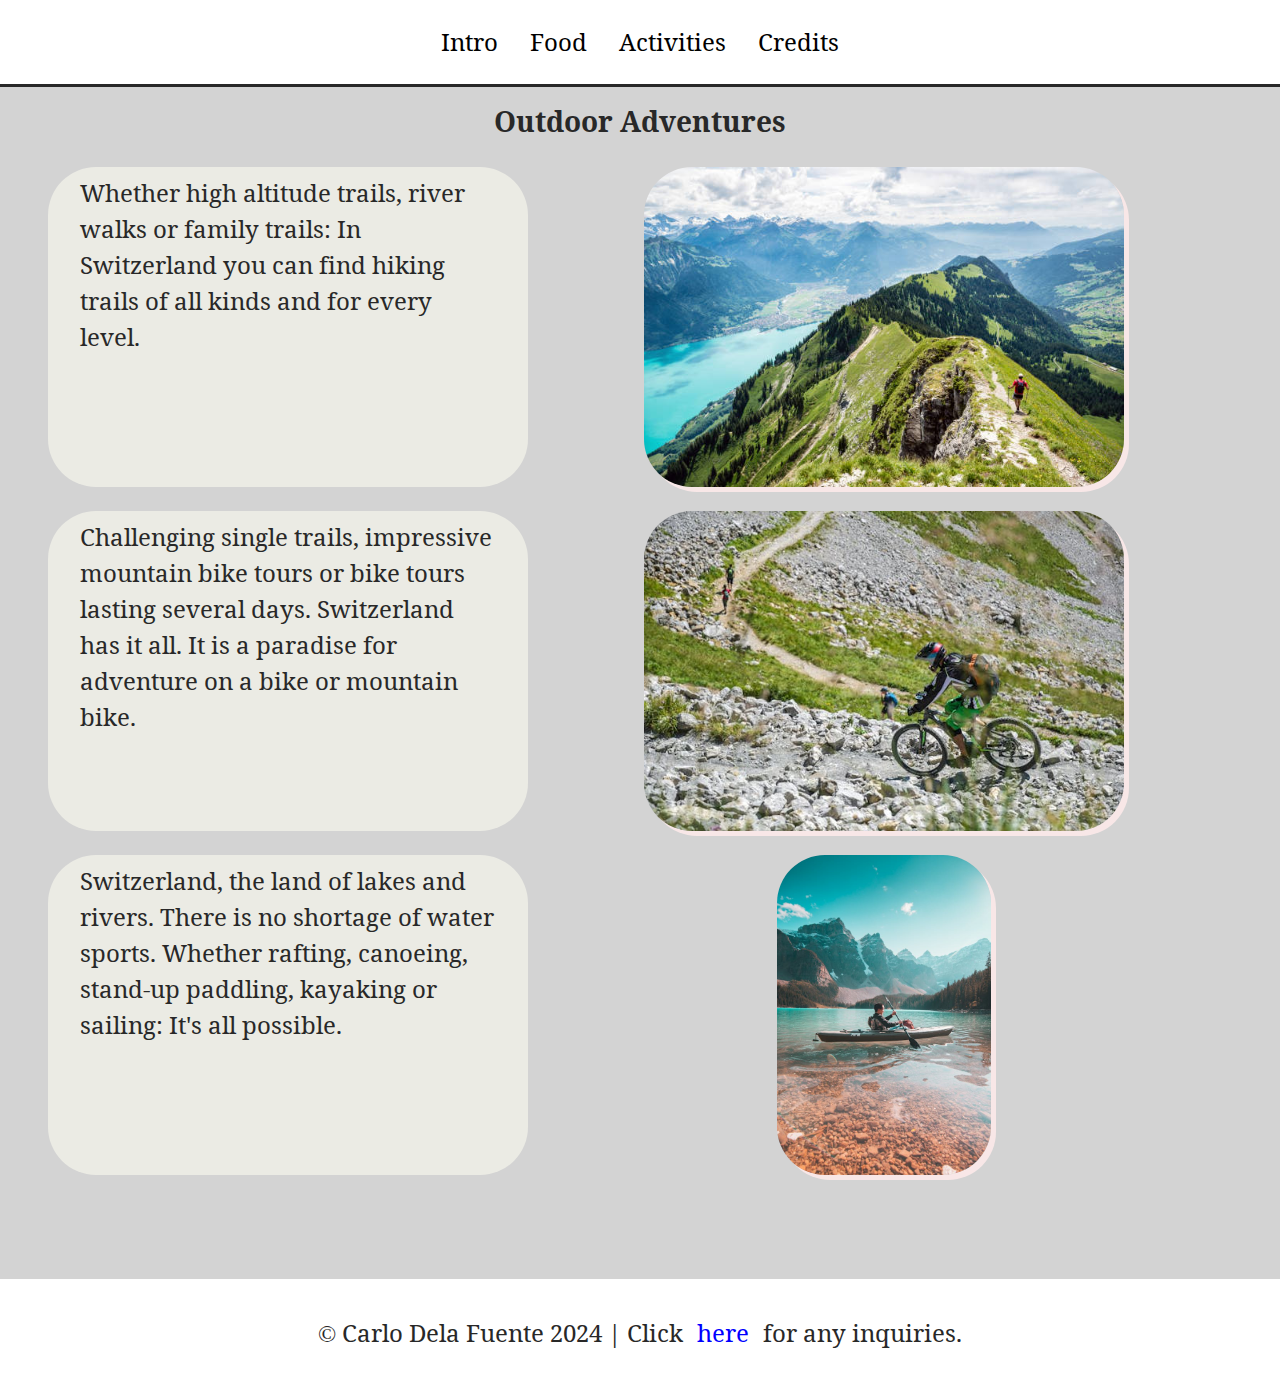
<file: activities.html>
<!DOCTYPE html>
<html lang="en">

<head>
    <meta charset="UTF-8">
    <title>Explore Switzerland</title>
    <meta name="Switzerland adventures" content="For the adventure enthusiast's" >

    <meta name="viewport" content="width=device-width, initial-scale=1.0">
    
    <link rel="icon" href="favicon.ico" sizes="any"> 
    <link rel="icon" href="favicon.svg" type="image/svg+xml">
    <link rel="apple-touch-icon" href="apple-touch-icon.png">
    <link rel="manifest" href="site.webmanifest">


    <link rel="preconnect" href="https://fonts.googleapis.com">
    <link rel="preconnect" href="https://fonts.gstatic.com" crossorigin>
    <link href="https://fonts.googleapis.com/css2?family=Charm:wght@400;700&family=Koh+Santepheap:wght@100;300;400;700;900&family=Playfair+Display:ital,wght@0,400..900;1,400..900&display=swap" rel="stylesheet">
    <link rel="stylesheet" href="styles/normalize-fwd.css">
    <link rel="stylesheet" href="styles/styles.css">
</head>


<body class="body-font">
    <div class="site-wrapper">
        <header class="nav-title">
            <a href="#skip-to-main" class="skip">Skip to main content</a>
            <nav class="nav-menu">
                <ul>
                    <li><a href="index.html">Intro</a></li>
                    <li><a href="food-guide.html">Food</a></li>
                    <li><a href="activities.html">Activities</a></li>
                    <li><a href="credits.html">Credits</a></li>
                </ul>
            </nav>
        </header>

        <main id="skip-to-main" class="activities-main">
            <h1 class="activities-title">Outdoor Adventures</h1>
            <article class="activities-article">
                <figure class="activities-figure">
                    <img src="images/hiking-switzerland.jpg" alt="A photo of a person hiking">
                    <figcaption class="activities-caption">Whether high altitude trails, river walks or family trails: In Switzerland you can find hiking trails of all kinds and for every level.</figcaption>
                </figure>

                <figure class="activities-figure">
                    <img src="images/biking-switzerland.jpeg" alt="A photo of a person biking in the mountain">
                    <figcaption class="activities-caption">Challenging single trails, impressive mountain bike tours or bike tours lasting several days. Switzerland has it all. It is a paradise for adventure on a bike or mountain bike.</figcaption>
                </figure>

                <figure class="activities-figure">
                    <img src="images/kayak-switzerland.jpeg" alt="A photo of a man kayaking">
                    <figcaption class="activities-caption">Switzerland, the land of lakes and rivers. There is no shortage of water sports. Whether rafting, canoeing, stand-up paddling, kayaking or sailing: It's all possible.</figcaption>
                </figure>
            </article>

        </main>

        <footer class="footer">
            <p>&copy; Carlo Dela Fuente 2024 | Click <a href="mailto:student@my.bcit.ca">here</a> for any inquiries.</p>
        </footer>
    </div>
</body>


</html>
</file>
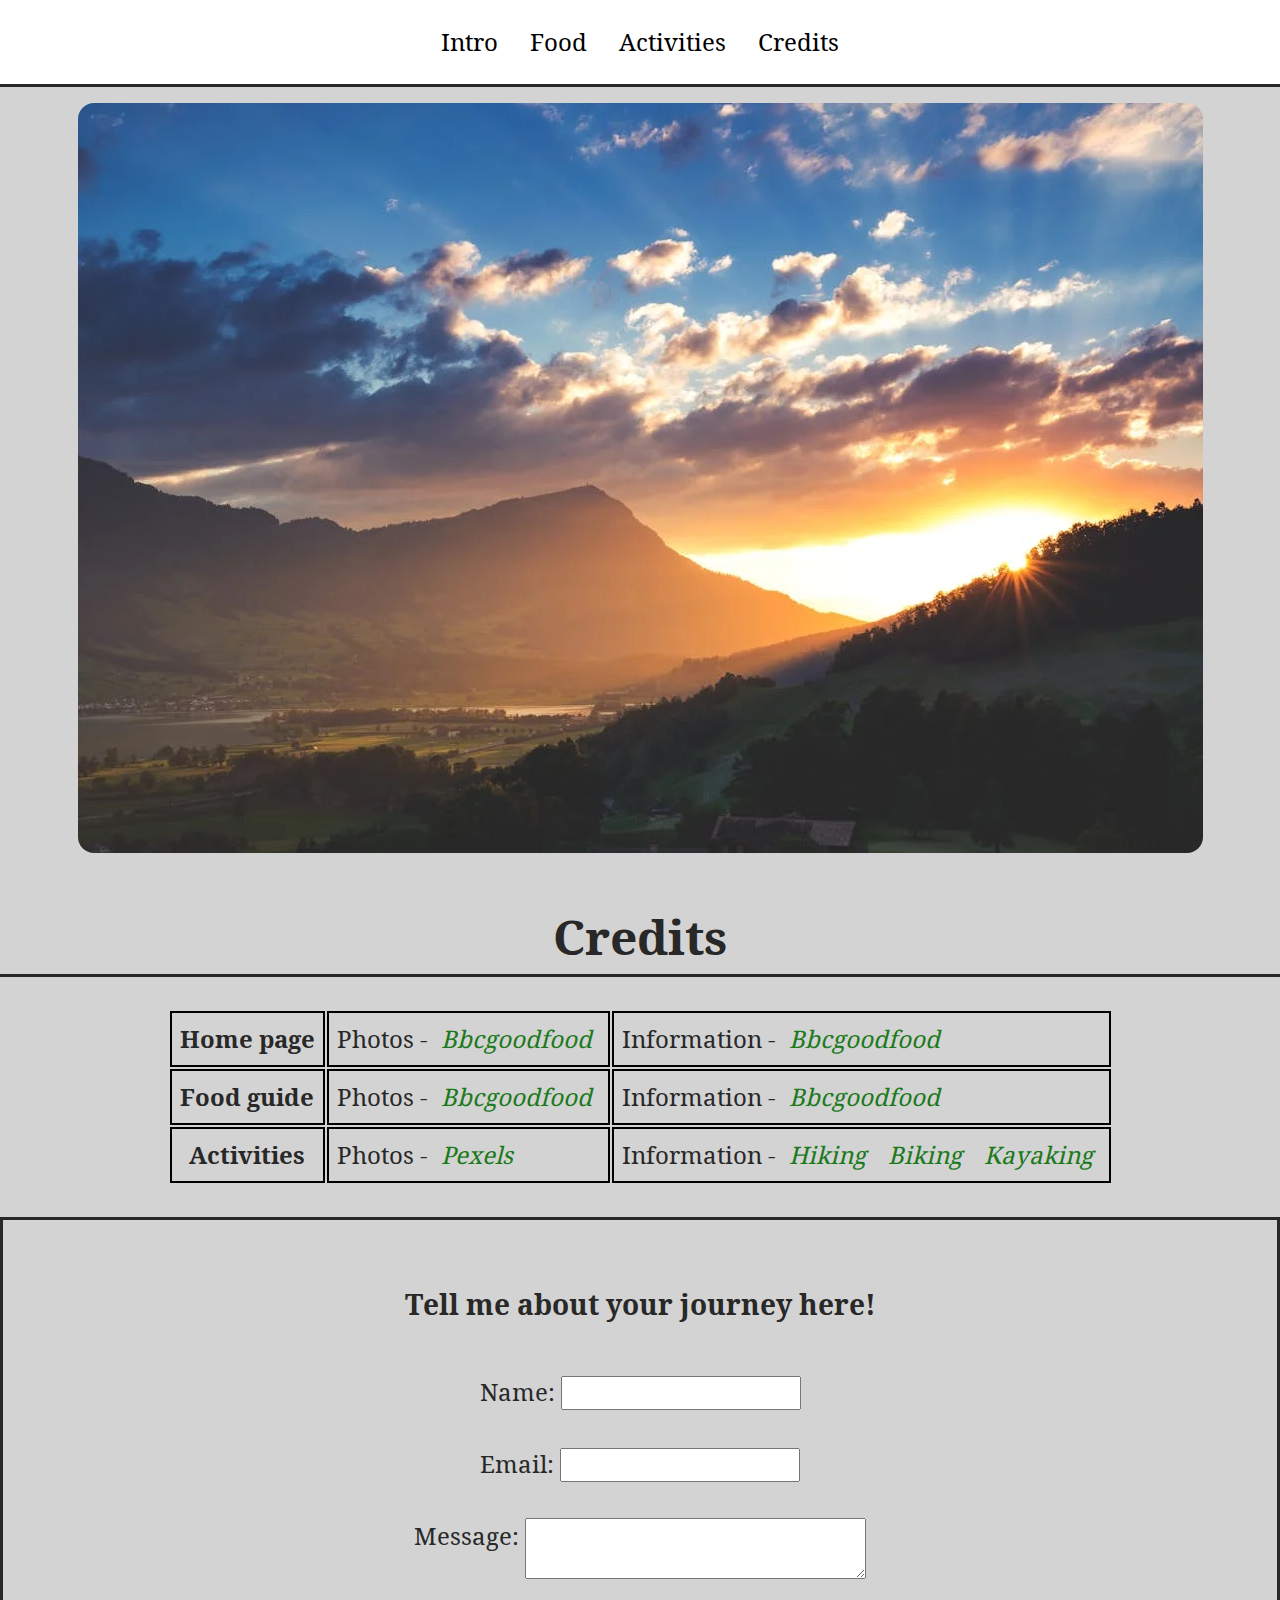
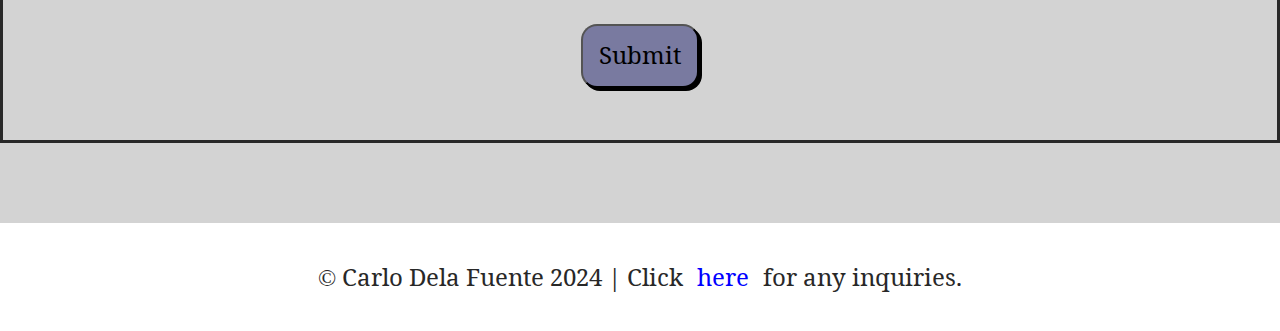
<file: credits.html>
<!DOCTYPE html>
<html lang="en">

<head>
    <meta charset="UTF-8">
    <title>Explore Switzerland</title>
    <meta name="Source of the content of this Switzerland site" content="Links for a deeper dive into Switzerland's beauty" >

    <meta name="viewport" content="width=device-width, initial-scale=1.0">
    
    <link rel="icon" href="favicon.ico" sizes="any"> 
    <link rel="icon" href="favicon.svg" type="image/svg+xml">
    <link rel="apple-touch-icon" href="apple-touch-icon.png">
    <link rel="manifest" href="site.webmanifest">


    <link rel="preconnect" href="https://fonts.googleapis.com">
    <link rel="preconnect" href="https://fonts.gstatic.com" crossorigin>
    <link href="https://fonts.googleapis.com/css2?family=Charm:wght@400;700&family=Koh+Santepheap:wght@100;300;400;700;900&family=Playfair+Display:ital,wght@0,400..900;1,400..900&display=swap" rel="stylesheet">
    <link rel="stylesheet" href="styles/normalize-fwd.css">
    <link rel="stylesheet" href="styles/styles.css">
</head>


<body class="body-font">
    <div class="site-wrapper">
        <header class="nav-title">
            <a href="#skip-to-main" class="skip">Skip to main content</a>
            <nav class="nav-menu">
                <ul>
                    <li><a href="index.html">Intro</a></li>
                    <li><a href="food-guide.html">Food</a></li>
                    <li><a href="activities.html">Activities</a></li>
                    <li><a href="credits.html">Credits</a></li>
                </ul>
            </nav>
        </header>

        <main id="skip-to-main" class="credits-main">
            <section class="credits-section">
                <img src="images/sunset-switzerland.webp" alt="A sunset photo in Switzerland">

                <h1 class="credits-title">Credits</h1>
            </section>

                <table class="table">
                    <tr>
                        <th>Home page</th>
                        <td>Photos - <cite><a href="https://www.bbcgoodfood.com/travel/europe/top-10-foods-try-switzerland">Bbcgoodfood</a></cite></td>
                        <td>Information - <cite><a href="https://www.bbcgoodfood.com/travel/europe/top-10-foods-try-switzerland">Bbcgoodfood</a></cite></td>
                    </tr>

                    <tr>
                        <th>Food guide</th>
                        <td>Photos - <cite><a href="https://www.bbcgoodfood.com/travel/europe/top-10-foods-try-switzerland">Bbcgoodfood</a></cite></td>
                        <td>Information - <cite><a href="https://www.bbcgoodfood.com/travel/europe/top-10-foods-try-switzerland">Bbcgoodfood</a></cite></td>
                    </tr>

                    <tr>
                        <th>Activities</th>
                        <td>Photos - <cite><a href="https://pexels.com">Pexels</a></cite></td>
                        <td>Information - <cite><a href="https://www.myswitzerland.com/en-ca/experiences/summer-autumn/hiking/">Hiking</a></cite>
                            <cite><a href="https://www.myswitzerland.com/en-ca/experiences/summer-autumn/adventure-sports-summer/">Biking</a></cite>
                            <cite><a href="https://www.myswitzerland.com/en-ca/experiences/summer-autumn/adventure-sports-summer/water-sports/">Kayaking</a></cite></td>
                    </tr>
                </table>


            <div class="form">
                <h3>Tell me about your journey here!</h3>
                <form action="/my-handling-form-page" method="post">
                    <p>
                        <label for="name">Name:</label>
                        <input type="text" id="name" name="user_name" />
                    </p>
                    
                    <p>
                        <label for="mail">Email:</label>
                        <input type="email" id="mail" name="user_email" />
                    </p>
                    
                    <p>
                        <label for="msg">Message:</label>
                        <textarea id="msg" name="user_message"></textarea>
                    </p>

                    <p>
                        <button  class="form-button" type="button">Submit</button>
                    </p>
                </form>
            </div>

        </main>

        <footer class="footer">
            <p>&copy; Carlo Dela Fuente 2024 | Click <a href="mailto:student@my.bcit.ca">here</a> for any inquiries.</p>
        </footer>
    </div>
</body>


</html>
</file>
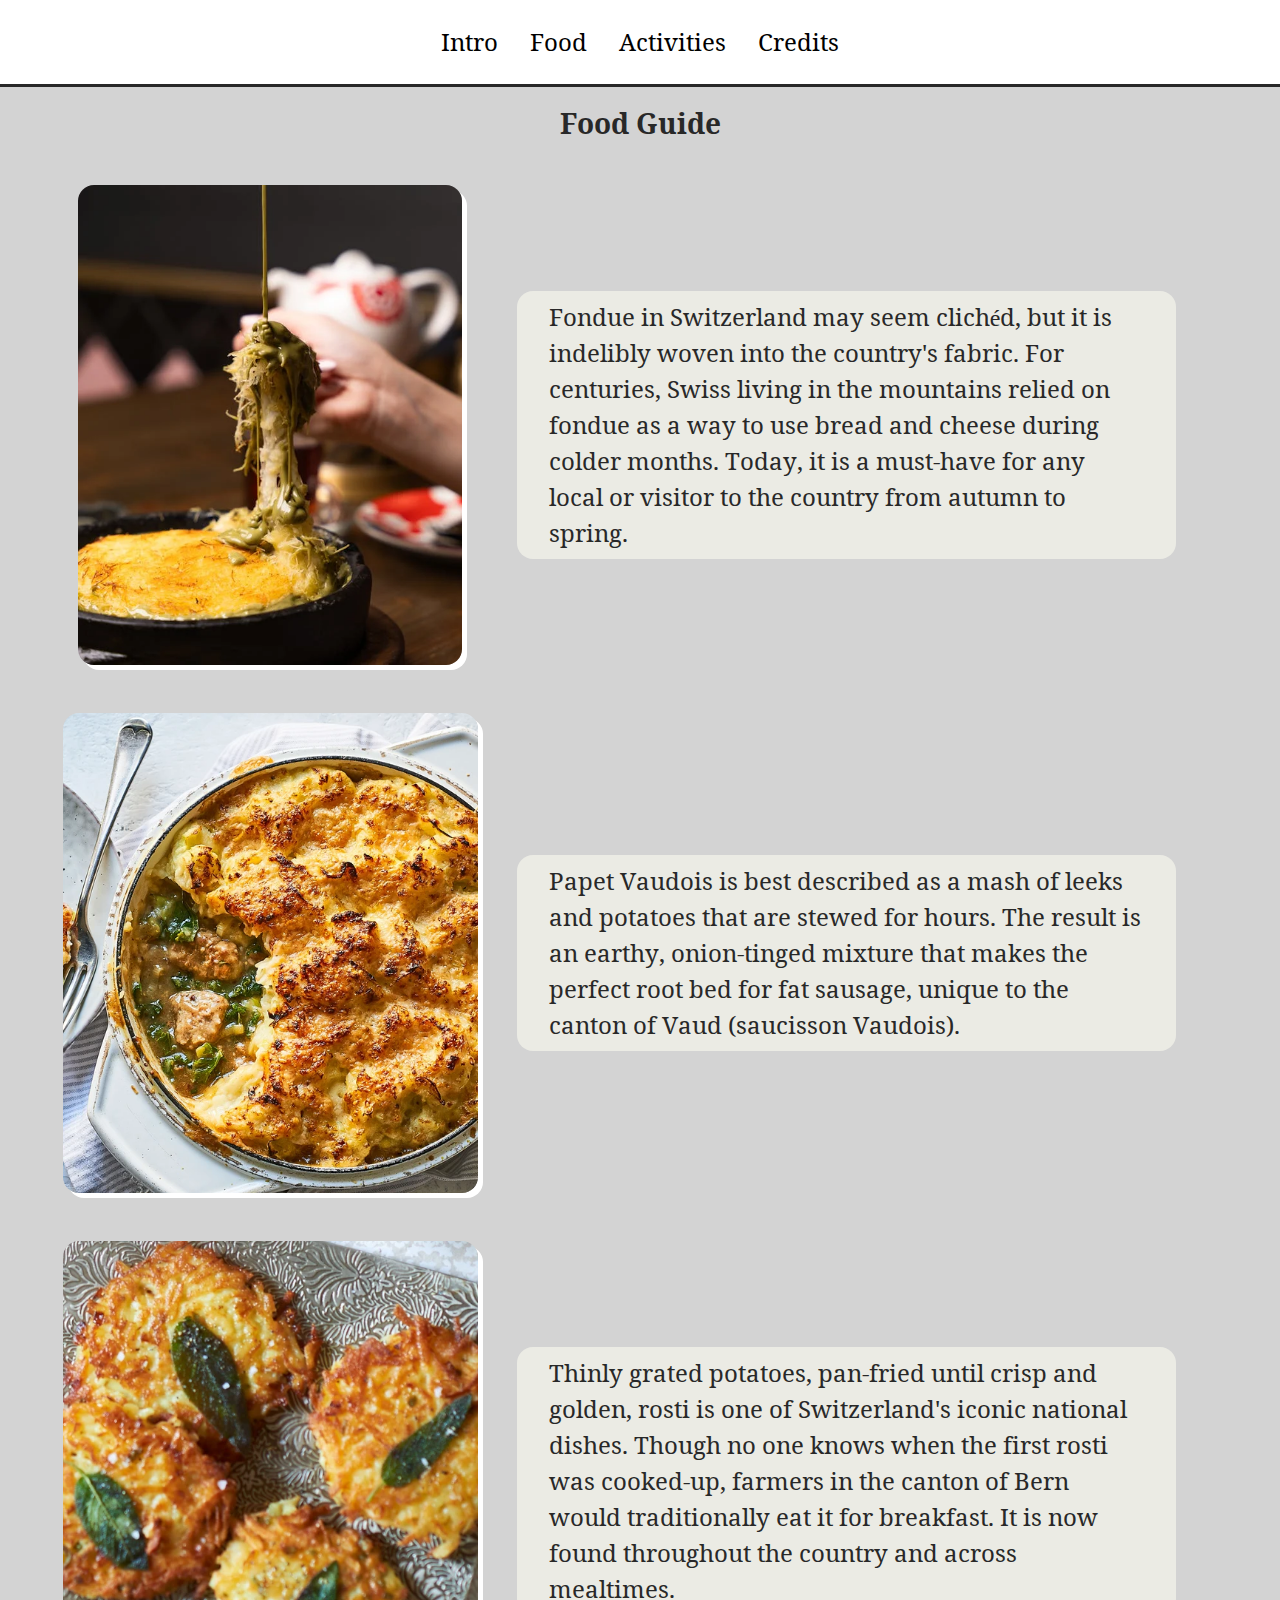
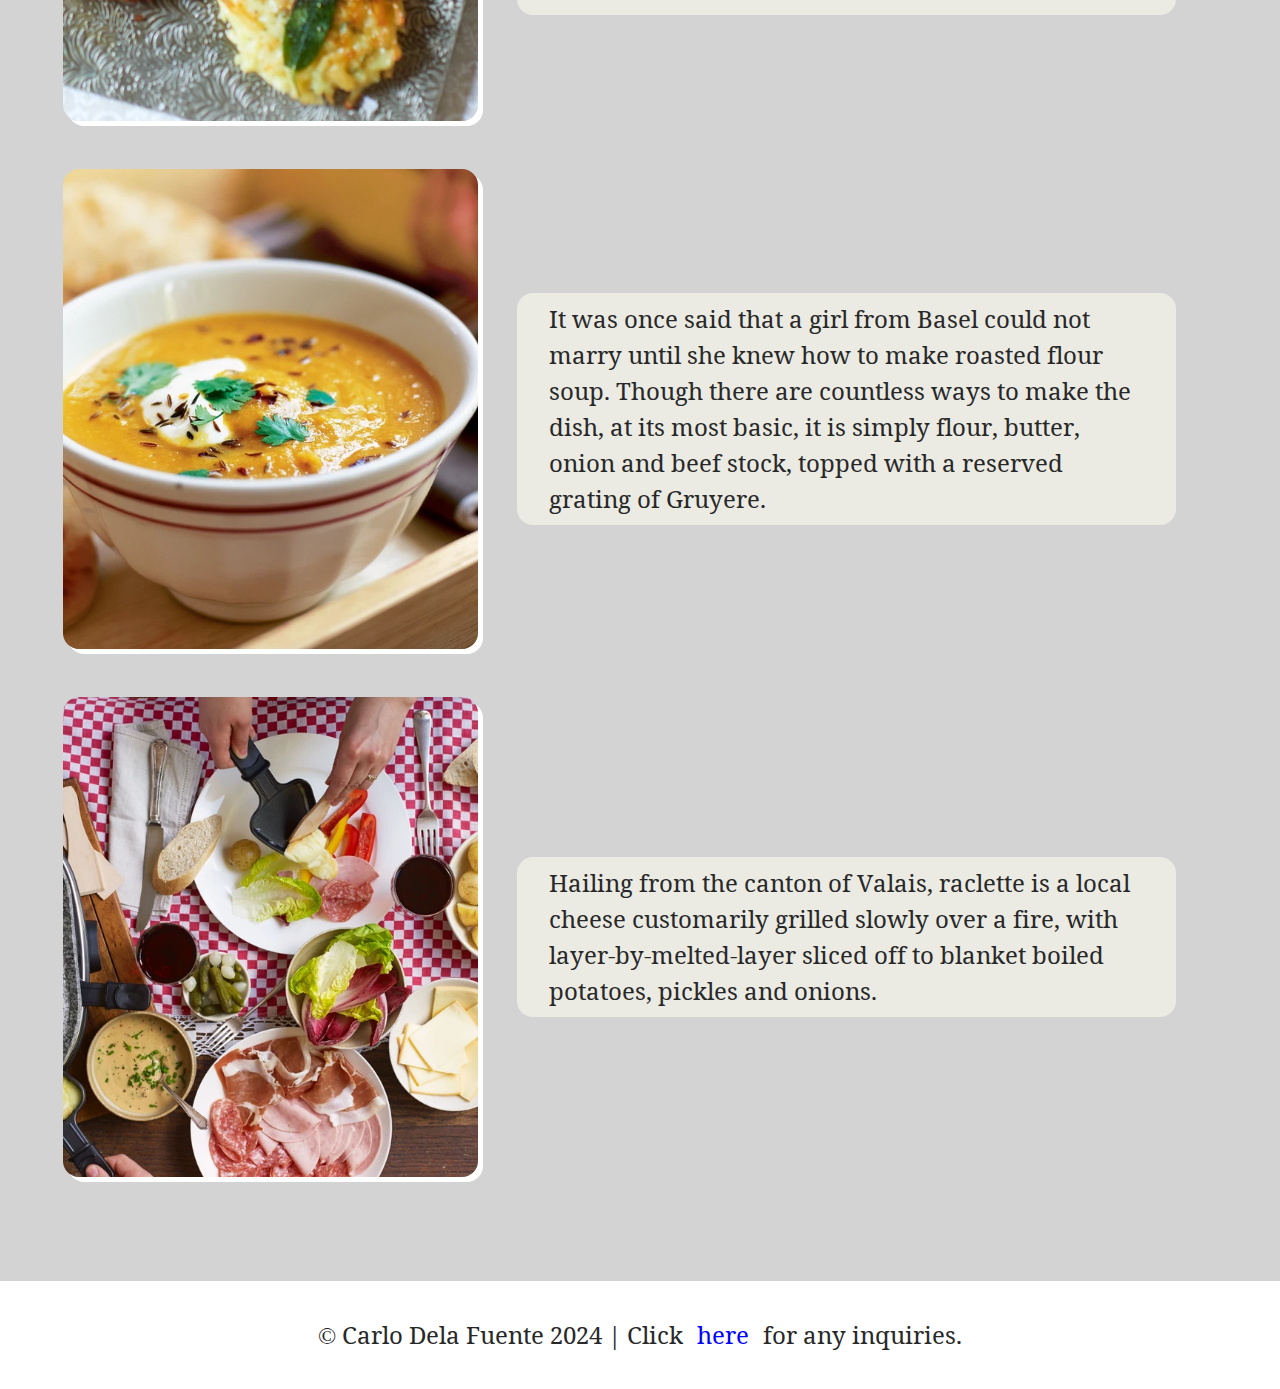
<file: food-guide.html>
<!DOCTYPE html>
<html lang="en">


<head>
    <meta charset="UTF-8">
    <title>Taste Switzerland</title>
    <meta name="Food guide for Switzerland" content="Food suggestions to try when in Switzerland" >

    <meta name="viewport" content="width=device-width, initial-scale=1.0">
    
    <link rel="icon" href="favicon.ico" sizes="any"> 
    <link rel="icon" href="favicon.svg" type="image/svg+xml">
    <link rel="apple-touch-icon" href="apple-touch-icon.png">
    <link rel="manifest" href="site.webmanifest">


    <link rel="preconnect" href="https://fonts.googleapis.com">
    <link rel="preconnect" href="https://fonts.gstatic.com" crossorigin>
    <link href="https://fonts.googleapis.com/css2?family=Charm:wght@400;700&family=Koh+Santepheap:wght@100;300;400;700;900&family=Playfair+Display:ital,wght@0,400..900;1,400..900&display=swap" rel="stylesheet">
    <link rel="stylesheet" href="styles/normalize-fwd.css">
    <link rel="stylesheet" href="styles/styles.css">
</head>


<body class="body-font">
    <div class="site-wrapper">
        <header class="nav-title">
            <a href="#skip-to-main" class="skip">Skip to main content</a>
            <nav class="nav-menu">
                <ul>
                    <li><a href="index.html">Intro</a></li>
                    <li><a href="food-guide.html">Food</a></li>
                    <li><a href="activities.html">Activities</a></li>
                    <li><a href="credits.html">Credits</a></li>
                </ul>
            </nav>
        </header>

        <main id="skip-to-main" class="food-main">
            <h1 class="food-guide">Food Guide</h1>

            <article class="food-article">
                <figure class="food-figure">
                    <img src="images/fondue-1.webp" alt="A photo of a fondue.">
                    <figcaption>Fondue in Switzerland may seem clichéd, but it is indelibly woven into the country's fabric. For centuries, Swiss living in the mountains relied on fondue as a way to use bread and cheese during colder months. Today, it is a must-have for any local or visitor to the country from autumn to spring.</figcaption>
                </figure>

                <figure class="food-figure">
                    <img src="images/Papet Vaudois-2.webp" alt="A photo of potatoes and sausage.">
                    <figcaption>Papet Vaudois is best described as a mash of leeks and potatoes that are stewed for hours. The result is an earthy, onion-tinged mixture that makes the perfect root bed for fat sausage, unique to the canton of Vaud (saucisson Vaudois).</figcaption>
                </figure>

                <figure class="food-figure">
                    <img src="images/Rosti-3.webp" alt="A photo of crispy potato and sage leaves">
                    <figcaption>Thinly grated potatoes, pan-fried until crisp and golden, rosti is one of Switzerland's iconic national dishes. Though no one knows when the first rosti was cooked-up, farmers in the canton of Bern would traditionally eat it for breakfast. It is now found throughout the country and across mealtimes.</figcaption>
                </figure>

                <figure class="food-figure">
                    <img src="images/basel-roasted-flour-soup-4.webp" alt="A photo of soup">
                    <figcaption>It was once said that a girl from Basel could not marry until she knew how to make roasted flour soup. Though there are countless ways to make the dish, at its most basic, it is simply flour, butter, onion and beef stock, topped with a reserved grating of Gruyere.</figcaption>
                </figure>

                <figure class="food-figure">
                    <img src="images/Raclette-5.webp" alt="A photo of bread, ham, cheese on a table.">
                    <figcaption>Hailing from the canton of Valais, raclette is a local cheese customarily grilled slowly over a fire, with layer-by-melted-layer sliced off to blanket boiled potatoes, pickles and onions.</figcaption>
                </figure>
            </article>

        
        </main>

        <footer class="footer">
            <p>&copy; Carlo Dela Fuente 2024 | Click <a href="mailto:student@my.bcit.ca">here</a> for any inquiries.</p>
        </footer>
    </div>
</body>



</html>
</file>
<file: styles/styles.css>
/*--------------------------------------------------------------
>>> TABLE OF CONTENTS:
----------------------------------------------------------------
# Generic (CALLED IN NORMALIZE.CSS)
# Base
# Components
--------------------------------------------------------------*/

/*--------------------------------------------------------------
# Base
--------------------------------------------------------------*/

html {
	scroll-padding-top: 4.5rem;
	scroll-behavior: smooth;
}

/* Typography
--------------------------------------------- */
body {
	font-family: "Koh Santepheap", serif;
	font-size: 1.5rem;
	font-weight: 400;
	line-height: 1.5;
	color: #282828;
	background-color: #ffffff;
    width: 100%;
}

h1,
h2,
h3 {
	font-family: "Koh Santepheap", serif;
	margin: .5em 0;
	font-size: 1.75rem;
}

p {
	margin: 1.5em 0;
}

a {
	padding: .5rem;
}

/* --- LINKS ---------------------------------------------------------*/

a,
a:visited { 
	color: rgb(27, 122, 27);
	text-decoration-line: none;
}

a:hover,
a:focus,
a:active {
	background-color: white;
	border-radius: .5rem;
	background-color: rgb(211, 211, 211);

}

a:focus {
	outline: 1px dotted;
}

/* --- ELEMENTS -------------------------------------------------------*/

/* --- INDEX ----------------------------------------------------------*/

.body-font {
	background-color: rgb(211, 211, 211);
}

.site-wrapper {
	display: flex;
	flex-direction: column; /* --------- learned this code from chatgpt  -------------*/
	min-height: 100vh;
}
							/* ---------- could not get my footer to stick to the bottom otherwise -------------=( */
.main-wrapper {
	flex: 1;				/* --------- learned this code from chatgpt  -------------*/
}

.skip {
	position: absolute;
	left: -10000px;
	top: auto;
	width: 1px;
	height: 1px;
	overflow: hidden;
}

.skip:focus {
	position: static;
	width: auto;
	height: auto;
}

.nav-menu ul {
	display: flex;
	gap: 1rem;
	list-style-type: none;
	justify-content: flex-end;
	padding: .5rem;
	margin: 1rem;
	flex-wrap: wrap;
}

.nav-title {
	background-color: rgb(255, 255, 255);
	border-bottom: solid;
}

.nav-menu a {
	font-weight: 500;
	color: black;
}

.home-video {
	width: 100%;
    height: 600px;
    object-fit: cover;
    object-position: center;
}

.vid-box {
	position: relative;

}

.welcome-banner {
	position: absolute;
	bottom: 12rem;
	left: 0;
	right: 0;
	width: fit-content;
	padding: 2rem 4rem;
	margin: 0 auto;
	color: rgb(255, 255, 255);
}

.quote,
.switzerland-info {
	margin: 0 auto;
	width: 70%;
}

.switzerland-info p {
	border-top: solid;
	border-bottom: solid;
}

.footer {
	background-color: rgb(255, 255, 255);
	display: block;
	text-align: center;
	margin-top: 5rem;
	
}

.footer a {
	color: blue;
}

@media (min-width: 50em) {
	.welcome-banner {
		position: absolute;
		bottom: 17rem;
	}

	.nav-menu ul {
		justify-content: center;
	}

	
}

/* --- FOOD GUIDE ----------------------------------------------------------*/

.food-guide {
	margin: 1rem auto;
	text-align: center;
}

.food-main {
	margin: 0 auto;
	width: 70%;
}


.food-figure {
	max-width: 90%;
	height: auto;

}

.food-figure img {
	border-radius: 1rem;
	box-shadow: 5px 5px rgb(255, 255, 255);

}

.food-figure figcaption {
	background-color: rgb(235, 235, 228);
	padding: .5rem 2rem;
	border-radius: 1rem;
	align-self: center;
}

@media (min-width: 50em) {

	.nav-menu ul {
		justify-content: center;
	}

	.food-main {
		width: 100%;
	}

	.food-article {
		display: flex;
		flex-direction: column;
	}

	.food-figure img {
		max-width: 90%;
        height: 30rem;
        object-fit: cover;
	
	}


	.food-figure figcaption {
		margin: 1rem;
	}

	.food-figure {
		display: grid;
        grid-template-columns: 40% 60%;
        justify-items: center;
        align-items: center;
	}

}

/* --- ACTIVITIES ----------------------------------------------------------*/

.activities-title {
	text-align: center;
}

.activities-main {
	margin: 0 auto;
	width: 70%;
}

.activities-figure img {
	border-radius: 3rem;
    box-shadow: 5px 5px rgb(248, 231, 231);
}

.activities-caption {
	background-color: rgb(235, 235, 228);
	padding: .5rem 2rem;
	border-radius: 3rem;
	margin-left: .5rem;
}



@media (min-width: 50em) {

	.nav-menu ul {
		justify-content: center;
	}

	.activities-main {
		margin: 0 auto;
		width: 100%;
	}
	.activities-figure img {
	border-radius: 3rem;
    box-shadow: 5px 5px rgb(248, 231, 231);
    max-width: 50%;
    max-height: 20rem;
    margin: 0 auto;
	}

	.activities-figure {
		display: flex;
        flex-direction: row-reverse;
        justify-content: center;
	}

	.activities-caption {
		max-width: 40%;
        height: auto;
	}

}

/* --- CREDITS ----------------------------------------------------------*/

.credits-main {
	width: 100%;
}

.credits-section {
	text-align: center;
}

.credits-section img {
	padding: 1rem;
    border-radius: 2rem;
}


.credits-title {
	text-align: center;
	font-size: 3rem;
	border-bottom: solid;
}

.form {
	border: solid;
    padding: 1rem;
    text-align: center;
	width: 100%;
}

.form h3 {
	margin: 3rem 0rem;
}


.form label {
	max-width: 15rem;
	vertical-align: top;
}

.form input {
	max-width: 15rem;
}

.form-button {
	background-color: rgb(121, 122, 160);
    padding: 1rem;
    border-radius: 1rem;
	box-shadow: 3px 3px rgb(0, 0, 0)
}

.table {
	margin: 2rem auto;
}

td,
th {
	border: 2px solid black;
	padding: .5rem;
}


@media (min-width: 50em) {

	.nav-menu ul {
		justify-content: center;
	}

}
</file>
